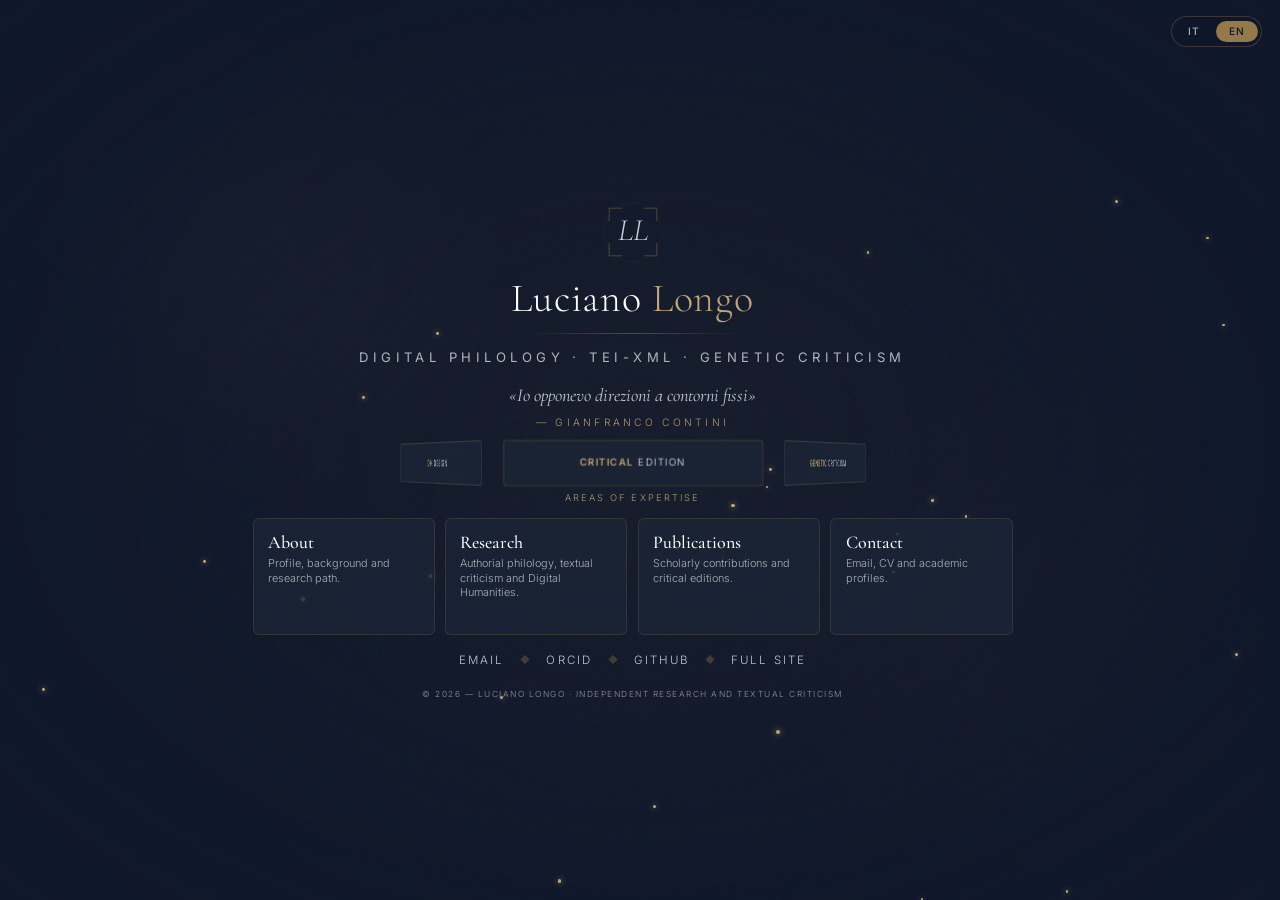
<file: index.html>
<!DOCTYPE html>
<html lang="en">
<head>
<meta charset="UTF-8">
<meta name="viewport" content="width=device-width, initial-scale=1.0">
<meta name="theme-color" content="#0f172a">
<meta name="description" content="Luciano Longo — independent researcher in digital philology, textual criticism and TEI/XML scholarly digital editing. Portfolio in English and Italian.">
<meta name="author" content="Luciano Longo">
<meta name="robots" content="index, follow">
<link rel="canonical" href="https://luciano-longo77.github.io/">
<link rel="alternate" hreflang="it" href="https://luciano-longo77.github.io/it/">
<link rel="alternate" hreflang="en" href="https://luciano-longo77.github.io/en/">
<link rel="alternate" hreflang="x-default" href="https://luciano-longo77.github.io/">

<meta property="og:type" content="website">
<meta property="og:title" content="Luciano Longo — Digital Philology &amp; Textual Criticism">
<meta property="og:description" content="Independent researcher in digital philology, textual criticism and TEI/XML scholarly digital editing. Portfolio in English and Italian.">
<meta property="og:url" content="https://luciano-longo77.github.io/">
<meta property="og:locale" content="en_US">
<meta property="og:locale:alternate" content="it_IT">
<meta property="og:image" content="https://luciano-longo77.github.io/banner.webp">
<meta property="og:image:alt" content="Luciano Longo portfolio banner — digital philology and TEI/XML">
<meta property="og:image:type" content="image/webp">
<meta property="og:image:width" content="1664">
<meta property="og:image:height" content="928">
<meta name="twitter:card" content="summary_large_image">
<meta name="twitter:image" content="https://luciano-longo77.github.io/banner.webp">
<meta name="twitter:image:alt" content="Luciano Longo portfolio banner — digital philology and TEI/XML">

<script type="application/ld+json">
{
  "@context": "https://schema.org",
  "@graph": [
    {
      "@type": "Person",
      "@id": "https://luciano-longo77.github.io/#luciano-longo",
      "name": "Luciano Longo",
      "url": "https://luciano-longo77.github.io/",
      "jobTitle": "Independent researcher in Digital Philology",
      "knowsAbout": [
        "Digital philology",
        "Textual criticism",
        "Genetic criticism",
        "TEI/XML encoding",
        "Digital Humanities",
        "Scholarly digital editing"
      ],
      "sameAs": [
        "https://orcid.org/0009-0005-7557-7546",
        "https://github.com/luciano-longo77",
        "https://bsky.app/profile/lucianolongo.bsky.social",
        "https://cv.hal.science/longo-luciano"
      ]
    },
    {
      "@type": "WebSite",
      "@id": "https://luciano-longo77.github.io/#website",
      "url": "https://luciano-longo77.github.io/",
      "name": "Luciano Longo — Digital Philology",
      "inLanguage": ["en", "it"],
      "publisher": { "@id": "https://luciano-longo77.github.io/#luciano-longo" }
    }
  ]
}
</script>

<link rel="icon" href="favicon.svg" type="image/svg+xml">
<link rel="apple-touch-icon" href="favicon.svg">
<link rel="manifest" href="site.webmanifest">

<title>Luciano Longo — Digital Philology &amp; Textual Criticism</title>

<link rel="preconnect" href="https://fonts.googleapis.com">
<link rel="preconnect" href="https://fonts.gstatic.com" crossorigin>
<link rel="preload" as="style" href="https://fonts.googleapis.com/css2?family=Cormorant+Garamond:ital,wght@0,300;0,400;0,500;1,300;1,400&family=Inter:wght@300;400;500&display=swap">
<link rel="stylesheet" href="https://fonts.googleapis.com/css2?family=Cormorant+Garamond:ital,wght@0,300;0,400;0,500;1,300;1,400&family=Inter:wght@300;400;500&display=swap" media="print" onload="this.media='all'">
<noscript><link rel="stylesheet" href="https://fonts.googleapis.com/css2?family=Cormorant+Garamond:ital,wght@0,300;0,400;0,500;1,300;1,400&family=Inter:wght@300;400;500&display=swap"></noscript>

<link rel="stylesheet" href="entry.css">
<style>
  .skip-link { position:absolute; top:-100%; left:0; z-index:100; background:#0f172a; color:#fff;
    padding:10px 20px; font-size:.75rem; text-transform:uppercase; letter-spacing:.1em;
    text-decoration:none; transition:top .3s ease; }
  .skip-link:focus { top:0; outline:2px solid #947a4b; outline-offset:2px; }
</style>
</head>
<body>
  <a href="#main-content" class="skip-link">Salta al contenuto · Skip to content</a>
  <div class="bg-layer" aria-hidden="true">
    <div class="glow"></div><div class="glow-2"></div><div class="glow-3"></div>
    <div class="vignette"></div><div class="grain"></div>
  </div>
  <div id="stardust" aria-hidden="true"></div>
  <div id="teitags" aria-hidden="true"></div>

  <!-- Selettore lingua (angolo alto-destra) -->
  <div class="lang-bar" role="group" aria-label="Language / Lingua">
    <button type="button" class="lang-btn" data-lang="it" aria-pressed="false" lang="it">IT</button>
    <button type="button" class="lang-btn active" data-lang="en" aria-pressed="true" lang="en">EN</button>
  </div>

  <main id="main-content">
    <!-- Logo -->
    <div class="logo fade d1">
      <div class="float"><div class="breathe">
        <svg width="66" height="66" viewBox="0 0 72 72" role="img" aria-label="Logo Luciano Longo">
          <line x1="10" y1="10" x2="24" y2="10" stroke="#947a4b" stroke-width="0.5" class="stroke-draw" style="animation-delay:.35s"/>
          <line x1="10" y1="10" x2="10" y2="24" stroke="#947a4b" stroke-width="0.5" class="stroke-draw" style="animation-delay:.45s"/>
          <line x1="62" y1="10" x2="48" y2="10" stroke="#947a4b" stroke-width="0.5" class="stroke-draw" style="animation-delay:.55s"/>
          <line x1="62" y1="10" x2="62" y2="24" stroke="#947a4b" stroke-width="0.5" class="stroke-draw" style="animation-delay:.65s"/>
          <line x1="10" y1="62" x2="24" y2="62" stroke="#947a4b" stroke-width="0.5" class="stroke-draw" style="animation-delay:.75s"/>
          <line x1="10" y1="62" x2="10" y2="48" stroke="#947a4b" stroke-width="0.5" class="stroke-draw" style="animation-delay:.85s"/>
          <line x1="62" y1="62" x2="48" y2="62" stroke="#947a4b" stroke-width="0.5" class="stroke-draw" style="animation-delay:.95s"/>
          <line x1="62" y1="62" x2="62" y2="48" stroke="#947a4b" stroke-width="0.5" class="stroke-draw" style="animation-delay:1.05s"/>
          <circle cx="36" cy="36" r="32" fill="none" stroke="#947a4b" stroke-width="0.28" opacity="0.3" class="stroke-draw" style="animation-delay:.25s"/>
          <text x="36" y="45" text-anchor="middle" font-family="Cormorant Garamond,serif" font-style="italic" font-size="34" fill="rgba(255,255,255,0.8)">LL</text>
        </svg>
      </div></div>
    </div>

    <!-- Identità -->
    <h1 class="fade d2">Luciano <span class="accent">Longo</span></h1>
    <div class="rule"></div>
    <p class="tagline fade d2" data-i18n data-it="Filologia digitale · TEI-XML · Critica genetica" data-en="Digital Philology · TEI-XML · Genetic Criticism">Digital Philology · TEI-XML · Genetic Criticism</p>
    <p class="quote fade d3" lang="it">«Io opponevo direzioni a contorni fissi»</p>
    <p class="quote-src fade d3">— Gianfranco Contini</p>

    <!-- CAROSELLO 3D delle competenze -->
    <div class="carousel-wrap fade d4" role="presentation" aria-hidden="true">
      <div class="carousel-stage" id="carousel">
        <div class="c-card"><span><b>Critical</b>&nbsp;Edition</span></div>
        <div class="c-card"><span><b>Genetic</b>&nbsp;Criticism</span></div>
        <div class="c-card"><span><b>TEI</b>&nbsp;/&nbsp;XML</span></div>
        <div class="c-card"><span><b>Computational</b>&nbsp;Analysis</span></div>
        <div class="c-card"><span><b>Data</b>&nbsp;Governance</span></div>
        <div class="c-card"><span><b>DH</b>&nbsp;Design</span></div>
      </div>
    </div>
    <p class="c-hint fade d4" data-i18n data-it="Aree di competenza" data-en="Areas of expertise">Areas of expertise</p>

    <!-- LA MAPPA -->
    <nav class="map" aria-label="Mappa del sito / Site map">
      <a class="door fade d5" href="en/index.html#chi-sono" data-anchor="#chi-sono">
        <h2 class="name" data-i18n data-it="Chi sono" data-en="About">About</h2>
        <span class="desc" data-i18n data-it="Profilo, formazione e percorso di ricerca." data-en="Profile, background and research path.">Profile, background and research path.</span>
        <span class="go" data-i18n data-it="Entra →" data-en="Enter →">Enter →</span>
      </a>
      <a class="door fade d5" href="en/index.html#ricerca" data-anchor="#ricerca">
        <h2 class="name" data-i18n data-it="Ricerca" data-en="Research">Research</h2>
        <span class="desc" data-i18n data-it="Filologia d'autore, ecdotica e Digital Humanities." data-en="Authorial philology, textual criticism and Digital Humanities.">Authorial philology, textual criticism and Digital Humanities.</span>
        <span class="go" data-i18n data-it="Entra →" data-en="Enter →">Enter →</span>
      </a>
      <a class="door fade d6" href="en/index.html#pubblicazioni" data-anchor="#pubblicazioni">
        <h2 class="name" data-i18n data-it="Pubblicazioni" data-en="Publications">Publications</h2>
        <span class="desc" data-i18n data-it="Contributi scientifici ed edizioni critiche." data-en="Scholarly contributions and critical editions.">Scholarly contributions and critical editions.</span>
        <span class="go" data-i18n data-it="Entra →" data-en="Enter →">Enter →</span>
      </a>
      <a class="door fade d6" href="en/index.html#contatti" data-anchor="#contatti">
        <h2 class="name" data-i18n data-it="Contatti" data-en="Contact">Contact</h2>
        <span class="desc" data-i18n data-it="Email, CV e profili accademici." data-en="Email, CV and academic profiles.">Email, CV and academic profiles.</span>
        <span class="go" data-i18n data-it="Entra →" data-en="Enter →">Enter →</span>
      </a>
    </nav>

    <!-- Link rapidi -->
    <div class="quick fade d7">
      <a href="mailto:luciano.longo@dedalus.com">Email</a>
      <span class="sep" aria-hidden="true">◆</span>
      <a href="https://orcid.org/0009-0005-7557-7546" target="_blank" rel="noopener noreferrer">ORCID</a>
      <span class="sep" aria-hidden="true">◆</span>
      <a href="https://github.com/luciano-longo77" target="_blank" rel="noopener noreferrer">GitHub</a>
      <span class="sep" aria-hidden="true">◆</span>
      <a id="full-site" href="en/index.html" data-i18n data-it="Sito completo" data-en="Full site">Full site</a>
    </div>

    <footer class="fade d7" data-i18n data-it="© 2026 — Luciano Longo · Ricerca indipendente e critica testuale" data-en="© 2026 — Luciano Longo · Independent research and textual criticism">© 2026 — Luciano Longo · Independent research and textual criticism</footer>
  </main>

  <script src="entry.js" defer></script>
</body>
</html>
</file>
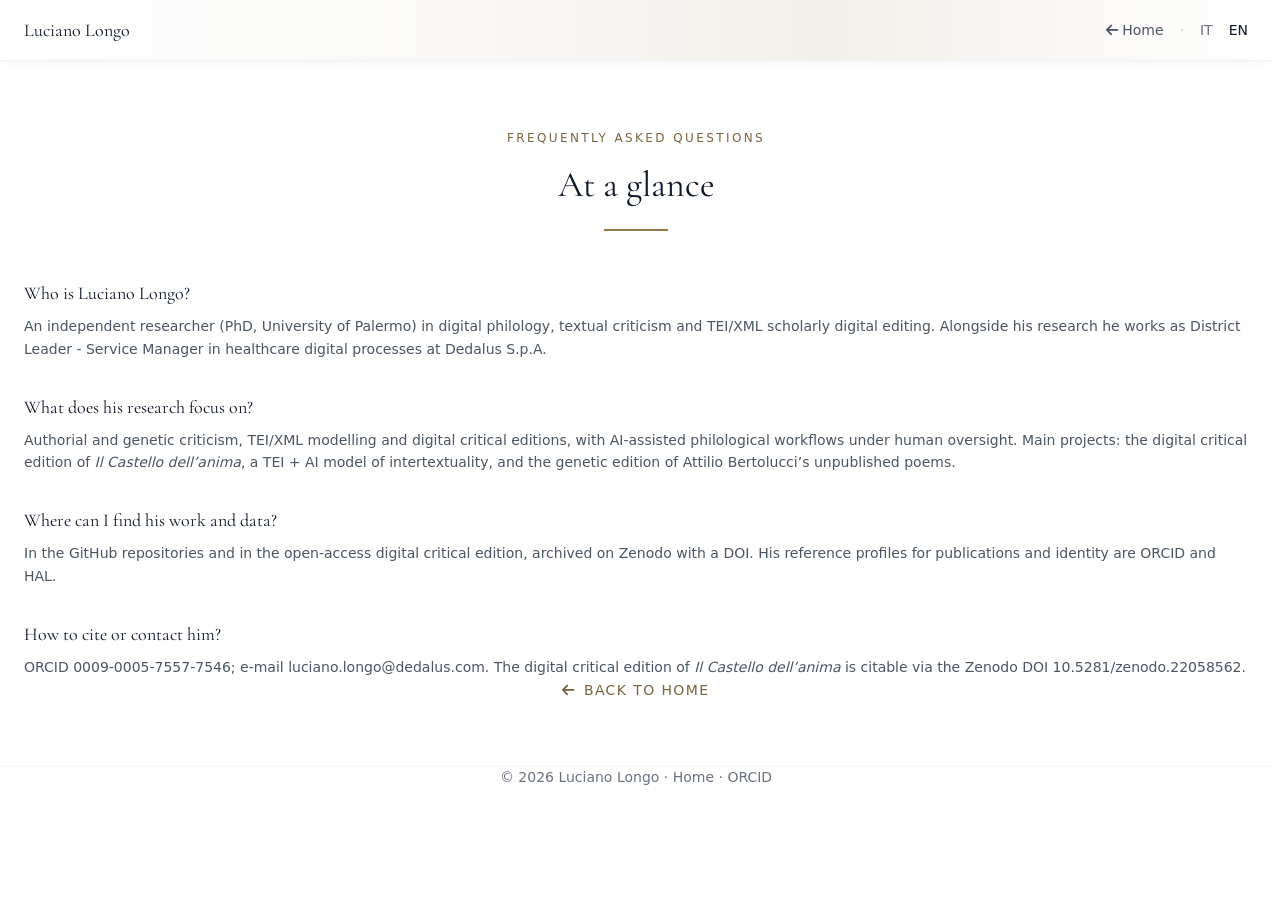
<file: en/faq.html>
<!DOCTYPE html>
<html lang="en">
<head>
    <meta charset="UTF-8">
    <meta name="viewport" content="width=device-width, initial-scale=1.0">
    <meta name="theme-color" content="#0f172a">
    <meta name="robots" content="index, follow">
    <title>Frequently asked questions — Luciano Longo</title>
    <meta name="description"
        content="Frequently asked questions about Luciano Longo: profile, research in digital philology and TEI/XML, where to find his work (GitHub, Zenodo, ORCID, HAL) and how to cite him.">
    <meta name="author" content="Luciano Longo">

    <link rel="canonical" href="https://luciano-longo77.github.io/en/faq.html">
    <link rel="alternate" hreflang="it" href="https://luciano-longo77.github.io/it/faq.html">
    <link rel="alternate" hreflang="en" href="https://luciano-longo77.github.io/en/faq.html">
    <link rel="alternate" hreflang="x-default" href="https://luciano-longo77.github.io/it/faq.html">

    <meta property="og:type" content="website">
    <meta property="og:title" content="Frequently asked questions — Luciano Longo">
    <meta property="og:description"
        content="Profile, research in digital philology and TEI/XML, where to find his work and how to cite him.">
    <meta property="og:url" content="https://luciano-longo77.github.io/en/faq.html">
    <meta property="og:locale" content="en_US">
    <meta property="og:locale:alternate" content="it_IT">
    <meta property="og:site_name" content="Luciano Longo">
    <meta property="og:image" content="https://luciano-longo77.github.io/banner.webp">
    <meta property="og:image:alt" content="Luciano Longo portfolio banner — digital philology and TEI/XML">
    <meta property="og:image:type" content="image/webp">
    <meta property="og:image:width" content="1664">
    <meta property="og:image:height" content="928">
    <meta name="twitter:card" content="summary_large_image">
    <meta name="twitter:title" content="Frequently asked questions — Luciano Longo">
    <meta name="twitter:description" content="Profile, research in digital philology and TEI/XML, where to find his work and how to cite him.">
    <meta name="twitter:image" content="https://luciano-longo77.github.io/banner.webp">
    <meta name="twitter:image:alt" content="Luciano Longo portfolio banner — digital philology and TEI/XML">

    <link rel="icon" href="../favicon.svg" type="image/svg+xml">
    <link rel="apple-touch-icon" href="../favicon.svg">
    <link rel="manifest" href="../site.webmanifest">

    <link rel="preconnect" href="https://fonts.googleapis.com">
    <link rel="preconnect" href="https://fonts.gstatic.com" crossorigin>
    <link rel="preconnect" href="https://cdnjs.cloudflare.com" crossorigin>
    <link rel="preload" as="style"
        href="https://fonts.googleapis.com/css2?family=Cormorant+Garamond:ital,wght@0,400;0,600;1,400&family=Inter:wght@300;400;500;600&display=swap">
    <link rel="stylesheet" media="print" onload="this.media='all'"
        href="https://fonts.googleapis.com/css2?family=Cormorant+Garamond:ital,wght@0,400;0,600;1,400&family=Inter:wght@300;400;500;600&display=swap">
    <noscript><link rel="stylesheet"
        href="https://fonts.googleapis.com/css2?family=Cormorant+Garamond:ital,wght@0,400;0,600;1,400&family=Inter:wght@300;400;500;600&display=swap"></noscript>
    <link rel="preload" as="style" href="https://cdnjs.cloudflare.com/ajax/libs/font-awesome/6.4.0/css/all.min.css">
    <link rel="stylesheet" href="https://cdnjs.cloudflare.com/ajax/libs/font-awesome/6.4.0/css/all.min.css" media="print" onload="this.media='all'">
    <noscript><link rel="stylesheet" href="https://cdnjs.cloudflare.com/ajax/libs/font-awesome/6.4.0/css/all.min.css"></noscript>
    <link rel="stylesheet" href="../tailwind.css">
    <link rel="stylesheet" href="../styles.css">
</head>
<body class="bg-white text-brand-900">
    <a href="#main-content" class="skip-link">Skip to main content</a>

    <!-- Light header -->
    <header class="border-b border-gray-100 bg-white">
        <div class="container mx-auto px-6 py-4 flex items-center justify-between">
            <a href="index.html" class="font-serif text-lg text-brand-900 hover:text-gold transition-colors">Luciano Longo</a>
            <nav class="flex items-center gap-4 text-sm" aria-label="FAQ navigation">
                <a href="index.html" class="text-gray-600 hover:text-gold transition-colors">
                    <i class="fas fa-arrow-left mr-1" aria-hidden="true"></i>Home
                </a>
                <span class="text-gray-300" aria-hidden="true">·</span>
                <a href="../it/faq.html" class="text-gray-500 hover:text-gold transition-colors" lang="it">IT</a>
                <span class="text-brand-900 font-medium" aria-current="true">EN</span>
            </nav>
        </div>
    </header>

    <main id="main-content" class="py-16">
        <div class="container mx-auto px-6 max-w-3xl">
            <div class="text-center mb-12">
                <span class="text-gold uppercase tracking-[0.2em] text-xs">Frequently asked questions</span>
                <h1 class="text-4xl font-serif text-brand-900 mt-4">At a glance</h1>
                <div class="w-16 h-0.5 bg-gold mx-auto mt-6"></div>
            </div>

            <div class="space-y-8">
                <section>
                    <h2 class="font-serif text-brand-900 mb-2 text-lg">Who is Luciano Longo?</h2>
                    <p class="text-gray-600 text-sm leading-relaxed">An independent researcher (PhD, University of Palermo) in digital philology, textual criticism and TEI/XML scholarly digital editing. Alongside his research he works as District Leader - Service Manager in healthcare digital processes at Dedalus S.p.A.</p>
                </section>
                <section>
                    <h2 class="font-serif text-brand-900 mb-2 text-lg">What does his research focus on?</h2>
                    <p class="text-gray-600 text-sm leading-relaxed">Authorial and genetic criticism, TEI/XML modelling and digital critical editions, with AI-assisted philological workflows under human oversight. Main projects: the digital critical edition of <em>Il Castello dell’anima</em>, a TEI + AI model of intertextuality, and the genetic edition of Attilio Bertolucci’s unpublished poems.</p>
                </section>
                <section>
                    <h2 class="font-serif text-brand-900 mb-2 text-lg">Where can I find his work and data?</h2>
                    <p class="text-gray-600 text-sm leading-relaxed">In the GitHub repositories and in the open-access digital critical edition, archived on Zenodo with a DOI. His reference profiles for publications and identity are ORCID and HAL.</p>
                </section>
                <section>
                    <h2 class="font-serif text-brand-900 mb-2 text-lg">How to cite or contact him?</h2>
                    <p class="text-gray-600 text-sm leading-relaxed">ORCID 0009-0005-7557-7546; e-mail luciano.longo@dedalus.com. The digital critical edition of <em>Il Castello dell’anima</em> is citable via the Zenodo DOI 10.5281/zenodo.22058562.</p>
                </section>
            </div>

            <p class="text-center mt-14">
                <a href="index.html" class="inline-flex items-center gap-2 text-gold hover:text-brand-900 text-sm uppercase tracking-widest transition-colors">
                    <i class="fas fa-arrow-left" aria-hidden="true"></i> Back to home
                </a>
            </p>
        </div>
    </main>

    <footer class="border-t border-gray-100 py-8 text-center text-sm text-gray-500">
        <div class="container mx-auto px-6">
            © 2026 Luciano Longo ·
            <a href="index.html" class="hover:text-gold transition-colors">Home</a> ·
            <a href="https://orcid.org/0009-0005-7557-7546" target="_blank" rel="noopener noreferrer" class="hover:text-gold transition-colors">ORCID</a>
        </div>
    </footer>

    <script type="application/ld+json">
{
  "@context": "https://schema.org",
  "@type": "FAQPage",
  "inLanguage": "en",
  "url": "https://luciano-longo77.github.io/en/faq.html",
  "mainEntity": [
    {
      "@type": "Question",
      "name": "Who is Luciano Longo?",
      "acceptedAnswer": { "@type": "Answer", "text": "An independent researcher (PhD, University of Palermo) in digital philology, textual criticism and TEI/XML scholarly digital editing. Alongside his research he works as District Leader - Service Manager in healthcare digital processes at Dedalus S.p.A." }
    },
    {
      "@type": "Question",
      "name": "What does his research focus on?",
      "acceptedAnswer": { "@type": "Answer", "text": "Authorial and genetic criticism, TEI/XML modelling and digital critical editions, with AI-assisted philological workflows under human oversight. Main projects: the digital critical edition of Il Castello dell’anima, a TEI + AI model of intertextuality, and the genetic edition of Attilio Bertolucci’s unpublished poems." }
    },
    {
      "@type": "Question",
      "name": "Where can I find his work and data?",
      "acceptedAnswer": { "@type": "Answer", "text": "In the GitHub repositories and in the open-access digital critical edition, archived on Zenodo with a DOI. His reference profiles for publications and identity are ORCID and HAL." }
    },
    {
      "@type": "Question",
      "name": "How to cite or contact him?",
      "acceptedAnswer": { "@type": "Answer", "text": "ORCID 0009-0005-7557-7546; e-mail luciano.longo@dedalus.com. The digital critical edition of Il Castello dell’anima is citable via the Zenodo DOI 10.5281/zenodo.22058562." }
    }
  ]
}
    </script>
</body>
</html>
</file>
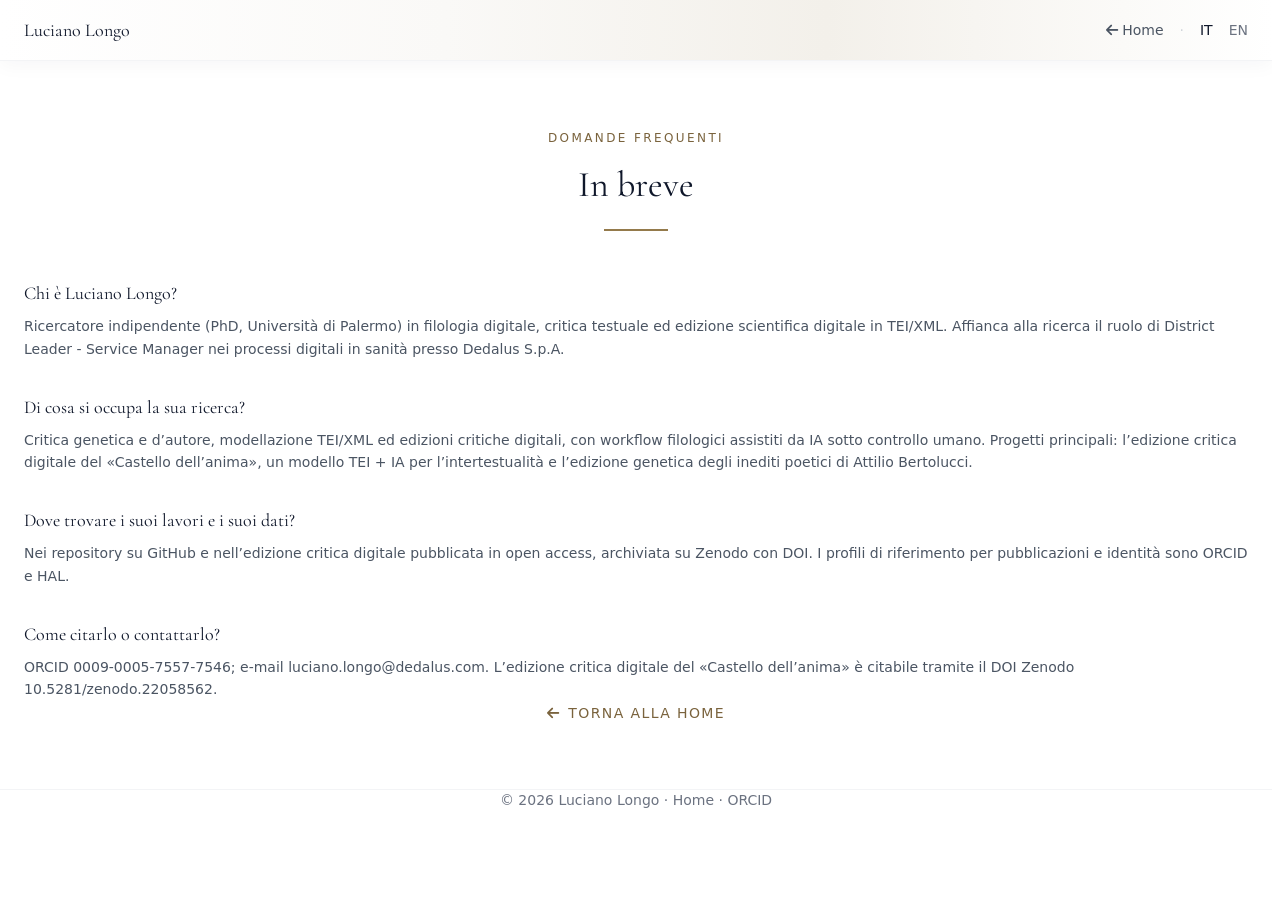
<file: it/faq.html>
<!DOCTYPE html>
<html lang="it">
<head>
    <meta charset="UTF-8">
    <meta name="viewport" content="width=device-width, initial-scale=1.0">
    <meta name="theme-color" content="#0f172a">
    <meta name="robots" content="index, follow">
    <title>Domande frequenti — Luciano Longo</title>
    <meta name="description"
        content="Domande frequenti su Luciano Longo: profilo, ricerca in filologia digitale e TEI/XML, dove trovare i lavori (GitHub, Zenodo, ORCID, HAL) e come citarlo.">
    <meta name="author" content="Luciano Longo">

    <link rel="canonical" href="https://luciano-longo77.github.io/it/faq.html">
    <link rel="alternate" hreflang="it" href="https://luciano-longo77.github.io/it/faq.html">
    <link rel="alternate" hreflang="en" href="https://luciano-longo77.github.io/en/faq.html">
    <link rel="alternate" hreflang="x-default" href="https://luciano-longo77.github.io/it/faq.html">

    <meta property="og:type" content="website">
    <meta property="og:title" content="Domande frequenti — Luciano Longo">
    <meta property="og:description"
        content="Profilo, ricerca in filologia digitale e TEI/XML, dove trovare i lavori e come citarlo.">
    <meta property="og:url" content="https://luciano-longo77.github.io/it/faq.html">
    <meta property="og:locale" content="it_IT">
    <meta property="og:locale:alternate" content="en_US">
    <meta property="og:site_name" content="Luciano Longo">
    <meta property="og:image" content="https://luciano-longo77.github.io/banner.webp">
    <meta property="og:image:alt" content="Banner del portfolio di Luciano Longo — filologia digitale e TEI/XML">
    <meta property="og:image:type" content="image/webp">
    <meta property="og:image:width" content="1664">
    <meta property="og:image:height" content="928">
    <meta name="twitter:card" content="summary_large_image">
    <meta name="twitter:title" content="Domande frequenti — Luciano Longo">
    <meta name="twitter:description" content="Profilo, ricerca in filologia digitale e TEI/XML, dove trovare i lavori e come citarlo.">
    <meta name="twitter:image" content="https://luciano-longo77.github.io/banner.webp">
    <meta name="twitter:image:alt" content="Banner del portfolio di Luciano Longo — filologia digitale e TEI/XML">

    <link rel="icon" href="../favicon.svg" type="image/svg+xml">
    <link rel="apple-touch-icon" href="../favicon.svg">
    <link rel="manifest" href="../site.webmanifest">

    <link rel="preconnect" href="https://fonts.googleapis.com">
    <link rel="preconnect" href="https://fonts.gstatic.com" crossorigin>
    <link rel="preconnect" href="https://cdnjs.cloudflare.com" crossorigin>
    <link rel="preload" as="style"
        href="https://fonts.googleapis.com/css2?family=Cormorant+Garamond:ital,wght@0,400;0,600;1,400&family=Inter:wght@300;400;500;600&display=swap">
    <link rel="stylesheet" media="print" onload="this.media='all'"
        href="https://fonts.googleapis.com/css2?family=Cormorant+Garamond:ital,wght@0,400;0,600;1,400&family=Inter:wght@300;400;500;600&display=swap">
    <noscript><link rel="stylesheet"
        href="https://fonts.googleapis.com/css2?family=Cormorant+Garamond:ital,wght@0,400;0,600;1,400&family=Inter:wght@300;400;500;600&display=swap"></noscript>
    <link rel="preload" as="style" href="https://cdnjs.cloudflare.com/ajax/libs/font-awesome/6.4.0/css/all.min.css">
    <link rel="stylesheet" href="https://cdnjs.cloudflare.com/ajax/libs/font-awesome/6.4.0/css/all.min.css" media="print" onload="this.media='all'">
    <noscript><link rel="stylesheet" href="https://cdnjs.cloudflare.com/ajax/libs/font-awesome/6.4.0/css/all.min.css"></noscript>
    <link rel="stylesheet" href="../tailwind.css">
    <link rel="stylesheet" href="../styles.css">
</head>
<body class="bg-white text-brand-900">
    <a href="#main-content" class="skip-link">Salta al contenuto principale</a>

    <!-- Header leggero -->
    <header class="border-b border-gray-100 bg-white">
        <div class="container mx-auto px-6 py-4 flex items-center justify-between">
            <a href="index.html" class="font-serif text-lg text-brand-900 hover:text-gold transition-colors">Luciano Longo</a>
            <nav class="flex items-center gap-4 text-sm" aria-label="Navigazione FAQ">
                <a href="index.html" class="text-gray-600 hover:text-gold transition-colors">
                    <i class="fas fa-arrow-left mr-1" aria-hidden="true"></i>Home
                </a>
                <span class="text-gray-300" aria-hidden="true">·</span>
                <span class="text-brand-900 font-medium" aria-current="true">IT</span>
                <a href="../en/faq.html" class="text-gray-500 hover:text-gold transition-colors" lang="en">EN</a>
            </nav>
        </div>
    </header>

    <main id="main-content" class="py-16">
        <div class="container mx-auto px-6 max-w-3xl">
            <div class="text-center mb-12">
                <span class="text-gold uppercase tracking-[0.2em] text-xs">Domande frequenti</span>
                <h1 class="text-4xl font-serif text-brand-900 mt-4">In breve</h1>
                <div class="w-16 h-0.5 bg-gold mx-auto mt-6"></div>
            </div>

            <div class="space-y-8">
                <section>
                    <h2 class="font-serif text-brand-900 mb-2 text-lg">Chi è Luciano Longo?</h2>
                    <p class="text-gray-600 text-sm leading-relaxed">Ricercatore indipendente (PhD, Università di Palermo) in filologia digitale, critica testuale ed edizione scientifica digitale in TEI/XML. Affianca alla ricerca il ruolo di District Leader - Service Manager nei processi digitali in sanità presso Dedalus S.p.A.</p>
                </section>
                <section>
                    <h2 class="font-serif text-brand-900 mb-2 text-lg">Di cosa si occupa la sua ricerca?</h2>
                    <p class="text-gray-600 text-sm leading-relaxed">Critica genetica e d’autore, modellazione TEI/XML ed edizioni critiche digitali, con workflow filologici assistiti da IA sotto controllo umano. Progetti principali: l’edizione critica digitale del «Castello dell’anima», un modello TEI + IA per l’intertestualità e l’edizione genetica degli inediti poetici di Attilio Bertolucci.</p>
                </section>
                <section>
                    <h2 class="font-serif text-brand-900 mb-2 text-lg">Dove trovare i suoi lavori e i suoi dati?</h2>
                    <p class="text-gray-600 text-sm leading-relaxed">Nei repository su GitHub e nell’edizione critica digitale pubblicata in open access, archiviata su Zenodo con DOI. I profili di riferimento per pubblicazioni e identità sono ORCID e HAL.</p>
                </section>
                <section>
                    <h2 class="font-serif text-brand-900 mb-2 text-lg">Come citarlo o contattarlo?</h2>
                    <p class="text-gray-600 text-sm leading-relaxed">ORCID 0009-0005-7557-7546; e-mail luciano.longo@dedalus.com. L’edizione critica digitale del «Castello dell’anima» è citabile tramite il DOI Zenodo 10.5281/zenodo.22058562.</p>
                </section>
            </div>

            <p class="text-center mt-14">
                <a href="index.html" class="inline-flex items-center gap-2 text-gold hover:text-brand-900 text-sm uppercase tracking-widest transition-colors">
                    <i class="fas fa-arrow-left" aria-hidden="true"></i> Torna alla home
                </a>
            </p>
        </div>
    </main>

    <footer class="border-t border-gray-100 py-8 text-center text-sm text-gray-500">
        <div class="container mx-auto px-6">
            © 2026 Luciano Longo ·
            <a href="index.html" class="hover:text-gold transition-colors">Home</a> ·
            <a href="https://orcid.org/0009-0005-7557-7546" target="_blank" rel="noopener noreferrer" class="hover:text-gold transition-colors">ORCID</a>
        </div>
    </footer>

    <script type="application/ld+json">
{
  "@context": "https://schema.org",
  "@type": "FAQPage",
  "inLanguage": "it",
  "url": "https://luciano-longo77.github.io/it/faq.html",
  "mainEntity": [
    {
      "@type": "Question",
      "name": "Chi è Luciano Longo?",
      "acceptedAnswer": { "@type": "Answer", "text": "Ricercatore indipendente (PhD, Università di Palermo) in filologia digitale, critica testuale ed edizione scientifica digitale in TEI/XML. Affianca alla ricerca il ruolo di District Leader - Service Manager nei processi digitali in sanità presso Dedalus S.p.A." }
    },
    {
      "@type": "Question",
      "name": "Di cosa si occupa la sua ricerca?",
      "acceptedAnswer": { "@type": "Answer", "text": "Critica genetica e d’autore, modellazione TEI/XML ed edizioni critiche digitali, con workflow filologici assistiti da IA sotto controllo umano. Progetti principali: l’edizione critica digitale del «Castello dell’anima», un modello TEI + IA per l’intertestualità e l’edizione genetica degli inediti poetici di Attilio Bertolucci." }
    },
    {
      "@type": "Question",
      "name": "Dove trovare i suoi lavori e i suoi dati?",
      "acceptedAnswer": { "@type": "Answer", "text": "Nei repository su GitHub e nell’edizione critica digitale pubblicata in open access, archiviata su Zenodo con DOI. I profili di riferimento per pubblicazioni e identità sono ORCID e HAL." }
    },
    {
      "@type": "Question",
      "name": "Come citarlo o contattarlo?",
      "acceptedAnswer": { "@type": "Answer", "text": "ORCID 0009-0005-7557-7546; e-mail luciano.longo@dedalus.com. L’edizione critica digitale del «Castello dell’anima» è citabile tramite il DOI Zenodo 10.5281/zenodo.22058562." }
    }
  ]
}
    </script>
</body>
</html>
</file>
<file: entry.css>
/* ============================================
   ENTRY.CSS — Mappa d'ingresso di Luciano Longo
   ============================================ */

:root{
  --brand-900:#0f172a; --brand-800:#1e293b; --brand-700:#334155;
  --brand-200:#e2e8f0;
  --gold:#947a4b; --gold-light:#bfa577;
  --ease:cubic-bezier(.4,0,.2,1);
}
*,*::before,*::after{box-sizing:border-box;margin:0;padding:0}
html{-webkit-text-size-adjust:100%;scrollbar-gutter:stable}
body{
  min-height:100vh; min-height:100svh;
  background:var(--brand-900); color:var(--brand-200);
  font-family:'Inter',system-ui,sans-serif; font-weight:300;
  line-height:1.6; overflow-x:hidden;
  display:flex; align-items:center; justify-content:center;
  padding:1.1rem 1.25rem;
  -webkit-tap-highlight-color:transparent;
}
svg{display:block}
a{color:inherit;text-decoration:none}

/* ---------- sfondi decorativi ANIMATI ---------- */
.bg-layer{position:fixed;inset:0;pointer-events:none;z-index:0;overflow:hidden}
.glow{position:absolute;top:50%;left:50%;width:min(680px,90vw);height:min(680px,90vw);
  transform:translate(-50%,-50%);background:var(--gold);border-radius:50%;
  filter:blur(150px);opacity:.06;animation:pulseGlow 11s ease-in-out infinite}
.glow-2{position:absolute;top:14%;left:10%;width:280px;height:280px;background:var(--gold-light);
  border-radius:50%;filter:blur(90px);opacity:.05;animation:drift1 18s ease-in-out infinite}
.glow-3{position:absolute;bottom:12%;right:8%;width:320px;height:320px;background:var(--gold);
  border-radius:50%;filter:blur(110px);opacity:.045;animation:drift2 22s ease-in-out infinite}
@keyframes pulseGlow{0%,100%{opacity:.05;transform:translate(-50%,-50%) scale(1)}50%{opacity:.09;transform:translate(-50%,-50%) scale(1.08)}}
@keyframes drift1{0%,100%{transform:translate(0,0)}50%{transform:translate(60px,40px)}}
@keyframes drift2{0%,100%{transform:translate(0,0)}50%{transform:translate(-50px,-45px)}}
.vignette{position:absolute;inset:0;background:radial-gradient(ellipse at center,transparent 0%,rgba(15,23,42,.75) 100%)}
.grain{position:absolute;inset:0;opacity:.03;mix-blend-mode:overlay;
  background-image:url("data:image/svg+xml,%3Csvg viewBox='0 0 256 256' xmlns='http://www.w3.org/2000/svg'%3E%3Cfilter id='n'%3E%3CfeTurbulence type='fractalNoise' baseFrequency='0.9' numOctaves='4' stitchTiles='stitch'/%3E%3C/filter%3E%3Crect width='100%25' height='100%25' filter='url(%23n)' opacity='0.5'/%3E%3C/svg%3E")}
#stardust{position:fixed;inset:0;z-index:0;pointer-events:none}
.dust{position:absolute;border-radius:50%;background:var(--gold-light);
  box-shadow:0 0 6px var(--gold-light);animation:starFloat 9s linear infinite}
@keyframes starFloat{0%{transform:translateY(0) translateX(0);opacity:0}
  20%{opacity:.9}80%{opacity:.5}100%{transform:translateY(-70px) translateX(22px);opacity:0}}
/* tag TEI/XML fluttuanti */
#teitags{position:fixed;inset:0;z-index:0;pointer-events:none;overflow:hidden}
.tei-tag{position:absolute;font-family:'Courier New',ui-monospace,monospace;
  font-size:clamp(.62rem,1.5vw,.82rem);letter-spacing:.04em;color:var(--gold);
  white-space:nowrap;opacity:0;text-shadow:0 0 8px rgba(148,122,75,.35);
  animation:teiFloat var(--dur,18s) ease-in-out infinite}
@keyframes teiFloat{
  0%{transform:translateY(26px) rotate(var(--rot,0deg));opacity:0}
  18%{opacity:.2}
  50%{transform:translateY(-22px) rotate(var(--rot,0deg));opacity:.12}
  82%{opacity:.17}
  100%{transform:translateY(-64px) rotate(var(--rot,0deg));opacity:0}}

/* ---------- layout centrale ---------- */
main{position:relative;z-index:10;width:100%;max-width:760px;text-align:center}

/* logo */
.logo{display:flex;justify-content:center;margin-bottom:.7rem}
.logo .float{animation:logoFloat 8s ease-in-out infinite}
.logo .breathe{animation:logoBreathe 6s ease-in-out infinite}
@keyframes logoFloat{0%,100%{transform:translateY(0) rotate(0deg)}50%{transform:translateY(-5px) rotate(.4deg)}}
@keyframes logoBreathe{0%,100%{opacity:.7}50%{opacity:1}}
.stroke-draw{stroke-dasharray:200;stroke-dashoffset:200;animation:strokeDraw 1.6s .35s ease-out forwards}
@keyframes strokeDraw{to{stroke-dashoffset:0}}

/* identità */
h1{font-family:'Cormorant Garamond',serif;font-weight:300;color:#fff;
  font-size:clamp(1.9rem,5.4vw,2.5rem);letter-spacing:.02em;line-height:1.1}
h1 .accent{color:var(--gold-light)}
.rule{height:1px;width:min(220px,60%);margin:.8rem auto;
  background:linear-gradient(to right,transparent,rgba(148,122,75,.5),transparent);
  animation:ruleGrow 1.4s .4s ease-out forwards;transform-origin:center;transform:scaleX(0)}
@keyframes ruleGrow{to{transform:scaleX(1)}}
.tagline{font-size:clamp(.72rem,2.4vw,.82rem);letter-spacing:.34em;text-transform:uppercase;
  color:rgba(226,232,240,.75);font-weight:400}
.quote{font-family:'Cormorant Garamond',serif;font-style:italic;font-weight:400;
  font-size:clamp(1rem,3.4vw,1.14rem);color:rgba(226,232,240,.85);margin-top:.85rem;line-height:1.45}
.quote-src{margin-top:.4rem;font-size:.64rem;letter-spacing:.32em;text-transform:uppercase;color:rgba(191,165,119,.9)}

/* ---------- CAROSELLO 3D (competenze) ---------- */
.carousel-wrap{perspective:1100px;height:40px;margin:.75rem 0 0;display:flex;justify-content:center;align-items:center;pointer-events:none}
.carousel-stage{width:212px;height:38px;position:relative;transform-style:preserve-3d}
.carousel-stage.spin{animation:spin3d 40s linear infinite}
.carousel-stage.pause{animation-play-state:paused}
@keyframes spin3d{to{transform:rotateY(360deg)}}
.c-card{position:absolute;inset:0;display:flex;align-items:center;justify-content:center;
  background:rgba(30,41,59,.55);border:1px solid rgba(148,122,75,.25);border-radius:3px;
  backface-visibility:hidden;backdrop-filter:blur(4px);-webkit-backdrop-filter:blur(4px)}
.c-card span{font-size:.5rem;letter-spacing:.12em;text-transform:uppercase;color:#f8fafc;white-space:nowrap;padding:0 .3rem}
.c-card b{color:var(--gold-light);font-weight:600}
.c-hint{margin-top:.5rem;font-size:.58rem;letter-spacing:.22em;text-transform:uppercase;color:rgba(191,165,119,.92)}

/* ---------- SELETTORE LINGUA (angolo alto-destra) ---------- */
.lang-bar{position:fixed;top:1rem;right:1.1rem;z-index:30;display:inline-flex;gap:.2rem;padding:.22rem;
  border:1px solid rgba(148,122,75,.35);border-radius:999px;background:rgba(15,23,42,.6);
  backdrop-filter:blur(8px);-webkit-backdrop-filter:blur(8px)}
.lang-btn{font-family:inherit;font-size:.64rem;letter-spacing:.14em;text-transform:uppercase;font-weight:500;
  padding:.3rem .78rem;border:0;border-radius:999px;background:transparent;color:rgba(226,232,240,.72);
  cursor:pointer;transition:background .3s var(--ease),color .3s var(--ease)}
.lang-btn:hover{color:var(--gold-light)}
.lang-btn.active{background:var(--gold);color:#0f172a}
.lang-btn:focus-visible{outline:2px solid var(--gold-light);outline-offset:2px}
@media(max-width:480px){.lang-bar{top:.7rem;right:.7rem}.lang-btn{padding:.28rem .7rem;font-size:.6rem}}

/* ---------- LA MAPPA: le porte (dinamiche) ---------- */
.map{display:grid;grid-template-columns:repeat(2,1fr);gap:.65rem;margin:.8rem 0 .8rem}
@media(min-width:720px){.map{grid-template-columns:repeat(4,1fr)}}
.door{position:relative;overflow:hidden;display:flex;flex-direction:column;align-items:flex-start;
  text-align:left;gap:.2rem;padding:.85rem .9rem .9rem;
  background:rgba(27,37,54,.82);border:1px solid rgba(148,122,75,.22);border-radius:6px;
  transition:transform .35s var(--ease),border-color .35s var(--ease),background .35s var(--ease),box-shadow .35s var(--ease);
  min-height:98px;touch-action:manipulation}
/* luce che attraversa la porta — solo transform (compositor), niente tremolii */
.door::before{content:'';position:absolute;top:0;left:0;width:45%;height:100%;
  background:linear-gradient(100deg,transparent,rgba(191,165,119,.12),transparent);
  transform:translateX(-160%) skewX(-18deg);animation:sweep 6s ease-in-out infinite;pointer-events:none;will-change:transform}
.door:nth-child(2)::before{animation-delay:1.4s}
.door:nth-child(3)::before{animation-delay:2.8s}
.door:nth-child(4)::before{animation-delay:4.2s}
@keyframes sweep{0%{transform:translateX(-160%) skewX(-18deg)}45%,100%{transform:translateX(330%) skewX(-18deg)}}
/* stato attivo: sollevamento SOLO dove c'è un vero hover (mouse) + focus da tastiera */
.door:focus-visible{transform:translateY(-5px);border-color:var(--gold);
  background:rgba(30,41,59,.92);box-shadow:0 14px 34px -12px rgba(148,122,75,.55);outline:none}
.door:focus-visible .go{opacity:1;transform:translateX(0)}
@media(hover:hover){
  .door:hover{transform:translateY(-5px);border-color:var(--gold);
    background:rgba(30,41,59,.92);box-shadow:0 14px 34px -12px rgba(148,122,75,.55)}
  .door:hover .go{opacity:1;transform:translateX(0)}
}
/* su touch: feedback immediato alla pressione, senza hover "appiccicato" */
.door:active{border-color:var(--gold);background:rgba(30,41,59,.92)}
.door>*{position:relative;z-index:1}
.door .name{font-family:'Cormorant Garamond',serif;font-size:1.12rem;font-weight:500;color:#fff;line-height:1.1}
.door .desc{font-size:.68rem;color:rgba(226,232,240,.72);line-height:1.35}
.door .go{margin-top:auto;font-size:.64rem;letter-spacing:.06em;color:rgba(191,165,119,.85);
  opacity:0;transform:translateX(-4px);transition:opacity .3s var(--ease),transform .3s var(--ease)}

/* link rapidi */
.quick{display:flex;flex-wrap:wrap;align-items:center;justify-content:center;gap:.65rem 1rem;margin-top:.3rem}
.quick a{font-size:.72rem;letter-spacing:.18em;text-transform:uppercase;color:rgba(226,232,240,.84);
  position:relative;padding:.2rem 0;transition:color .3s ease}
.quick a::after{content:'';position:absolute;left:0;bottom:-1px;width:0;height:1px;background:var(--gold);transition:width .3s ease}
.quick a:hover{color:var(--gold-light)}
.quick a:hover::after{width:100%}
.quick .sep{color:rgba(148,122,75,.35);font-size:.6rem}

footer{margin-top:.95rem;font-size:.52rem;letter-spacing:.18em;text-transform:uppercase;color:rgba(226,232,240,.6)}

/* ---------- fade-in a cascata ---------- */
.fade{opacity:0;animation:fade .6s ease-out forwards}
.d1{animation-delay:.04s}.d2{animation-delay:.1s}.d3{animation-delay:.17s}
.d4{animation-delay:.24s}.d5{animation-delay:.31s}.d6{animation-delay:.38s}.d7{animation-delay:.45s}
@keyframes fade{from{opacity:0;transform:translateY(14px)}to{opacity:1;transform:translateY(0)}}

@media(prefers-reduced-motion:reduce){
  *,*::before,*::after{animation-duration:.01ms!important;animation-iteration-count:1!important;transition-duration:.01ms!important}
  .fade,.rule{opacity:1!important;transform:none!important}
  .stroke-draw{stroke-dashoffset:0}
  #stardust,#teitags,.carousel-wrap{display:none}
}

/* ---------- ALLEGGERIMENTO MOBILE (prestazioni) ---------- */
@media(max-width:768px){
  /* bagliori: restano come sfondo statico, niente animazione continua + blur ridotto */
  .glow,.glow-2,.glow-3{animation:none}
  .glow{filter:blur(90px)}
  .glow-2,.glow-3{filter:blur(60px)}
  /* la grana SVG (feTurbulence) è costosa: via su mobile */
  .grain{display:none}
  /* meno backdrop-blur su barra lingua per non appesantire la GPU */
  .lang-bar{backdrop-filter:none;-webkit-backdrop-filter:none;background:rgba(15,23,42,.85)}
}
</file>
<file: styles.css>
/* ============================================
STYLES.CSS - Luciano Longo Portfolio
Versione: 4.2 | WCAG 2.2 AA
============================================ */

/* 1. VARIABILI GLOBALI */
:root {
  --gold: #947a4b;
  --gold-light: #bfa577;
  --gold-dark: #7a633d;
  --brand-900: #0f172a;
  --brand-800: #1e293b;
  --brand-50: #f8fafc;
  --transition-smooth: cubic-bezier(0.4, 0, 0.2, 1);
  --header-gradient: linear-gradient(90deg, #ffffff 0%, #faf9f7 35%, #f3f0ea 65%, #ffffff 100%);
  --scroll-y: 0px; /* Inizializza variabile usata da JS per il modal lock */
}

/* 2. RESET & BASE */
*, *::before, *::after { box-sizing: border-box; margin: 0; padding: 0; }
html {
  /* Niente scroll-behavior:smooth globale: causava uno scorrimento animato
     all'arrivo su un deep-link (#sezione), percepito come "tremore" nel
     passaggio dall'entry. Lo scorrimento morbido sui click interni è già
     gestito da script.js (window.scrollTo{behavior:'smooth'}). */
  scroll-padding-top: 100px;
  overflow-x: hidden;
  /* Riserva sempre lo spazio della scrollbar: evita lo scatto orizzontale
     quando si passa dall'entry (senza scrollbar) a una pagina lunga (con
     scrollbar) su desktop con barre di scorrimento classiche. */
  scrollbar-gutter: stable;
}
body {
  margin: 0; padding: 0;
  overflow-x: hidden;
  width: 100%;
  font-family: system-ui, -apple-system, sans-serif;
  background: var(--brand-50);
  color: var(--brand-900);
  scrollbar-width: thin;
  scrollbar-color: var(--gold) transparent;
}

/* 3. HEADER / NAVBAR */
#navbar, header {
  background: var(--header-gradient) !important;
  border-bottom: 1px solid rgba(148, 122, 75, 0.2);
  backdrop-filter: blur(12px);
  -webkit-backdrop-filter: blur(12px);
  box-shadow: 0 4px 20px rgba(15, 23, 42, 0.04);
  transition: all 0.3s ease;
}
#mobile-menu {
  background: #ffffff;
  border-top: 1px solid rgba(148, 122, 75, 0.15);
  z-index: 60; /* sopra la hero (che crea contesti di impilamento via transform) */
}
/* Hamburger mobile robusto: disegnato in CSS, NON dipende da Font Awesome
   (se la CDN non carica, il pulsante resta comunque visibile e toccabile) */
#mobile-menu-btn {
  width: 44px;
  height: 44px;
  padding: 0;
  background: center / 26px 26px no-repeat
    url("data:image/svg+xml,%3Csvg xmlns='http://www.w3.org/2000/svg' width='24' height='24' viewBox='0 0 24 24' fill='none' stroke='%23334155' stroke-width='2' stroke-linecap='round'%3E%3Cline x1='3' y1='6' x2='21' y2='6'/%3E%3Cline x1='3' y1='12' x2='21' y2='12'/%3E%3Cline x1='3' y1='18' x2='21' y2='18'/%3E%3C/svg%3E");
}
#mobile-menu-btn[aria-expanded="true"] {
  background-image:
    url("data:image/svg+xml,%3Csvg xmlns='http://www.w3.org/2000/svg' width='24' height='24' viewBox='0 0 24 24' fill='none' stroke='%23334155' stroke-width='2' stroke-linecap='round'%3E%3Cline x1='6' y1='6' x2='18' y2='18'/%3E%3Cline x1='6' y1='18' x2='18' y2='6'/%3E%3C/svg%3E");
}
/* nasconde l'icona Font Awesome del pulsante (usiamo lo sfondo SVG qui sopra) */
#mobile-menu-btn > i { display: none; }
/* L'header NON deve ritagliare: la regola generale 'overflow-x:hidden' sull'header
   rende 'overflow-y' = auto e taglia la tendina del menu mobile che scende sotto.
   Specificità da #id per vincere sulla regola generale a prescindere dall'ordine. */
#navbar { overflow: visible; }

/* 4. LAYOUT & CONTAINER */
.container {
  width: 100%;
  max-width: 1280px;
  margin-left: auto;
  margin-right: auto;
  padding-left: 1.5rem;
  padding-right: 1.5rem;
}
section, footer, header, main {
  width: 100%;
  max-width: 100vw;
  overflow-x: hidden;
}
img, video, iframe, svg { max-width: 100%; height: auto; display: block; }
.grid, .flex { min-width: 0; }
/* DOI/URL lunghi: devono andare a capo, non essere tagliati da overflow-x:hidden (mobile) */
p, li, a, span, dd, dt, figcaption { overflow-wrap: anywhere; }

/* 5. SCROLL & SPAZIATURE SEZIONI */
section[id], footer[id] { scroll-margin-top: 100px; }
@media (max-width: 768px) {
  html { scroll-padding-top: 80px; }
  section[id], footer[id] { scroll-margin-top: 80px; }
}

#presentation { min-height: 100vh; padding-top: 6rem; padding-bottom: 4rem; }
#chi-sono { padding-top: 5rem; padding-bottom: 6rem; }
#competenze { padding-top: 4rem; padding-bottom: 4rem; }
#ricerca { padding-top: 5rem; padding-bottom: 5rem; }
#pubblicazioni { padding-top: 6rem; padding-bottom: 6rem; }
#attivita { padding-top: 5rem; padding-bottom: 5rem; }
#outreach { padding-top: 6rem; padding-bottom: 6rem; }
#contatti { padding-top: 5rem; padding-bottom: 2.5rem; }

/* 6. ANIMAZIONI & REVEAL */
/* Il reveal si attiva solo con JS: senza JS (html.no-js) le sezioni restano
   pienamente visibili, così nessun contenuto sparisce ai crawler o agli utenti.
   La transizione sta sulla base; lo stato "nascosto" usa :not(.visible) così la
   classe .visible aggiunta da JS non viene sovrastata per specificità. */
.section-animate {
  transition: opacity 0.6s var(--transition-smooth), transform 0.6s var(--transition-smooth);
}
html:not(.no-js) .section-animate:not(.visible) {
  opacity: 0;
  transform: translateY(30px);
  will-change: transform, opacity;
}
.section-animate.visible {
  opacity: 1;
  transform: translateY(0);
  will-change: auto;
}
.section-animate.delay-100 { transition-delay: 0.1s; }
.section-animate.delay-200 { transition-delay: 0.2s; }
.section-animate.delay-300 { transition-delay: 0.3s; }

.section-hidden { display: none !important; }
.section-reveal { animation: sectionFadeIn 0.6s ease-out forwards; }
@keyframes sectionFadeIn {
  from { opacity: 0; transform: translateY(30px); }
  to { opacity: 1; transform: translateY(0); }
}

/* ============================================
   7.5 CARD DINAMICHE - Coppie Differenziate
   ============================================ */
.card-dinamica-float {
  animation: card-float 6s var(--transition-smooth) infinite;
  will-change: transform, box-shadow;
}
@keyframes card-float {
  0%, 100% { transform: translateY(0); box-shadow: 0 4px 12px rgba(15, 23, 42, 0.05); }
  50% { transform: translateY(-4px); box-shadow: 0 8px 20px rgba(148, 122, 75, 0.12); }
}

.card-dinamica-glow {
  animation: card-glow 5s var(--transition-smooth) infinite;
  will-change: border-color, box-shadow;
}
@keyframes card-glow {
  0%, 100% { border-color: rgba(148, 122, 75, 0.2); box-shadow: 0 4px 12px rgba(15, 23, 42, 0.04); }
  50% { border-color: rgba(148, 122, 75, 0.5); box-shadow: 0 6px 18px rgba(148, 122, 75, 0.1); }
}

.card-dinamica-float:hover,
.card-dinamica-glow:hover {
  animation-play-state: paused;
  transform: translateY(-4px);
  box-shadow: 0 12px 24px rgba(148, 122, 75, 0.15);
  border-color: var(--gold);
}

/* 7. COMPONENTI & NAV LINKS */
@keyframes marquee { 0% { transform: translateX(0); } 100% { transform: translateX(-50%); } }
.animate-marquee { display: flex; width: max-content; animation: marquee 40s linear infinite; }
.animate-marquee:hover { animation-play-state: paused; }

.logo-link { position: relative; display: inline-flex; align-items: center; text-decoration: none; }
.logo-dot { opacity: 0; transition: opacity 0.3s ease; }
.logo-link:hover .logo-dot { opacity: 1; }
.logo-underline { position: absolute; bottom: -2px; left: 0; width: 0; height: 1px; background: var(--gold); transition: width 0.4s ease; }
.logo-link:hover .logo-underline { width: 100%; }

.lux-link { position: relative; text-decoration: none; color: inherit; transition: color 0.3s ease; }
.lux-link::after { content: ''; position: absolute; width: 0; height: 1px; bottom: -2px; left: 0; background-color: var(--gold); transition: width 0.3s ease-in-out; }
.lux-link:hover::after { width: 100%; }
.lux-link:hover { color: var(--gold); }
.nav-link.active, .lux-link.active, .mobile-link.active { color: var(--gold) !important; }

/* CONTATTO NAVBAR */
.nav-contact-outline {
  position: relative;
  color: var(--gold) !important;
  z-index: 1;
}
.nav-contact-outline::after { display: none; }
.nav-contact-outline::before {
  content: '';
  position: absolute;
  top: -4px; left: -5px; right: -5px; bottom: -4px;
  border: 1px solid rgba(148, 122, 75, 0.35);
  border-radius: 3px;
  transition: all 0.3s ease;
  pointer-events: none;
  z-index: -1;
}
.nav-contact-outline:hover::before {
  border-color: var(--gold);
  background: rgba(148, 122, 75, 0.06);
}

#ricerca article { transition: all 0.4s var(--transition-smooth); border-left: 1px solid rgba(255, 255, 255, 0.1); }
#ricerca article:hover { border-left: 1px solid var(--gold); background: rgba(255, 255, 255, 0.03); transform: translateY(-5px); }

.pub-card { transition: all 0.3s ease; }
.pub-card:hover { transform: translateY(-3px); box-shadow: 0 10px 25px -5px rgba(0, 0, 0, 0.1); }

#outreach { position: relative; overflow: hidden; }
#outreach::before {
  content: ''; position: absolute; top: 0; left: 0; right: 0; bottom: 0;
  background: radial-gradient(circle at 30% 50%, rgba(148, 122, 75, 0.1) 0%, transparent 50%);
  pointer-events: none;
}
.glass-card {
  background: rgba(255, 255, 255, 0.05);
  backdrop-filter: blur(10px); -webkit-backdrop-filter: blur(10px);
  border: 1px solid rgba(255, 255, 255, 0.1);
  transition: all 0.3s ease;
}
.glass-card:hover { border-color: var(--gold); background: rgba(255, 255, 255, 0.08); }

.timeline-item { position: relative; }
.timeline-dot {
  position: absolute; left: -9px; top: 1rem; width: 14px; height: 14px;
  background: var(--gold); border: 4px solid white; border-radius: 50%;
  transition: transform 0.3s ease; z-index: 1;
}
.timeline-item:hover .timeline-dot { transform: scale(1.2); }

.bg-brand-900 { animation: fadeInBg 1.5s ease-out; }
@keyframes fadeInBg {
  from { opacity: 0; transform: translateY(10px); }
  to { opacity: 1; transform: translateY(0); }
}

/* 8. UTILITÀ & ACCESSIBILITÀ (WCAG 2.2 AA) */
details summary::-webkit-details-marker { display: none; }
details summary { list-style: none; cursor: pointer; }
::selection { background: var(--gold); color: white; }

/* Focus visibile globale per accessibilità tastiera */
a:focus-visible, button:focus-visible, input:focus-visible, textarea:focus-visible, [tabindex]:focus-visible {
  outline: 2px solid var(--gold);
  outline-offset: 2px;
  border-radius: 2px;
}

/* Fallback per Tailwind group-hover */
.group:hover .scale-110, .group:hover [class*="scale-110"] { transform: scale(1.1); }
a, button, .card, article { transition: all 0.3s ease; }

.skip-link {
  position: absolute; top: -100%; left: 0; background: var(--brand-900); color: white;
  padding: 10px 20px; z-index: 100; transition: top 0.4s cubic-bezier(0.18, 0.89, 0.32, 1.28);
  font-size: 0.75rem; text-transform: uppercase; letter-spacing: 0.1em; text-decoration: none;
}
.skip-link:focus { top: 0; outline: 2px solid var(--gold); outline-offset: 2px; }

svg text[class*="fill-brand-900"] {
  fill: #0f172a !important; font-family: 'Cormorant Garamond', serif !important;
  font-style: italic !important; opacity: 1 !important; letter-spacing: -0.02em !important;
}

/* Carosello Ricerca: nasconde la scrollbar mantenendo lo scroll */
.scrollbar-hide { -ms-overflow-style: none; scrollbar-width: none; }
.scrollbar-hide::-webkit-scrollbar { display: none; }

/* 9. SCROLLBAR PERSONALIZZATA */
::-webkit-scrollbar { width: 8px; height: 8px; }
::-webkit-scrollbar-track { background: transparent; }
::-webkit-scrollbar-thumb { background: var(--gold); border-radius: 4px; }
::-webkit-scrollbar-thumb:hover { background: var(--gold-light); }

/* 10. BACK TO TOP */
.back-to-top {
  position: fixed; bottom: 30px; left: 30px; right: auto;
  width: 50px; height: 50px; background: var(--brand-900);
  color: white; border: none; border-radius: 50%; cursor: pointer;
  z-index: 999; display: flex; align-items: center; justify-content: center;
  font-size: 1.25rem; box-shadow: 0 4px 15px rgba(15, 23, 42, 0.4);
  transition: all 0.3s ease; opacity: 0; visibility: hidden; transform: translateY(20px);
}
.back-to-top.visible { opacity: 1; visibility: visible; transform: translateY(0); }
.back-to-top:hover { background: var(--gold-dark); box-shadow: 0 6px 20px rgba(148, 122, 75, 0.6); transform: translateY(-3px); }
.back-to-top.pulse { animation: pulseButton 1s infinite; }
@keyframes pulseButton {
  0% { box-shadow: 0 0 0 0 rgba(148, 122, 75, 0.7); }
  70% { box-shadow: 0 0 0 15px rgba(148, 122, 75, 0); }
  100% { box-shadow: 0 0 0 0 rgba(148, 122, 75, 0); }
}
@media (max-width: 768px) {
  .back-to-top { bottom: 20px; left: 20px; width: 45px; height: 45px; font-size: 1rem; }
}

/* 11. CURSOR GLOW */
.cursor-glow {
  position: fixed; top: 0; left: 0; width: 100vw; height: 100vh;
  pointer-events: none; z-index: 2;
  background: radial-gradient(600px circle at var(--mx, 50%) var(--my, 50%), rgba(148, 122, 75, 0.06) 0%, transparent 70%);
  opacity: 0; transition: opacity 0.5s ease;
}
body:hover .cursor-glow { opacity: 1; }

/* 12. MODALI (Sincronizzati con JS v2.3) */
.modal .modal-scroll-container {
  overflow-y: auto;
  overflow-x: hidden;
  scroll-behavior: smooth;
  overscroll-behavior: contain;
  -webkit-overflow-scrolling: touch;
  max-height: 85vh;
  padding-right: 4px;
}
.modal .modal-scroll-container::-webkit-scrollbar { width: 6px; }
.modal .modal-scroll-container::-webkit-scrollbar-track { background: transparent; }
.modal .modal-scroll-container::-webkit-scrollbar-thumb { background: var(--gold); border-radius: 3px; }
.modal .modal-scroll-container::-webkit-scrollbar-thumb:hover { background: var(--gold-light); }
.modal .modal-scroll-container { scrollbar-width: thin; scrollbar-color: var(--gold) transparent; }

.modal .modal-content-wrapper { scrollbar-gutter: stable both-edges; }

/* Blocco scroll body coerente con JS: body.classList.add('modal-open') */
body.modal-open {
  overflow: hidden;
  position: fixed;
  width: 100%;
  height: 100%;
  top: var(--scroll-y, 0);
}

.modal[role="dialog"] {
  transition: opacity 0.3s var(--transition-smooth), visibility 0.3s var(--transition-smooth);
}
.modal[role="dialog"].hidden {
  opacity: 0; visibility: hidden; pointer-events: none;
}
.modal[role="dialog"]:not(.hidden) {
  opacity: 1; visibility: visible; pointer-events: auto;
}

/* 13. MEDIA QUERIES */
@media (max-width: 1024px) {
  .glass-card { backdrop-filter: blur(5px); -webkit-backdrop-filter: blur(5px); }
}
@media (max-width: 768px) {
  #presentation { padding-top: 5rem; padding-bottom: 3rem; min-height: 85vh; }
  #chi-sono, #ricerca, #attivita, #outreach { padding-top: 4rem; padding-bottom: 4rem; }
  #pubblicazioni { padding-top: 5rem; padding-bottom: 5rem; }
  #contatti { padding-top: 4rem; padding-bottom: 2rem; }
  
  .modal .modal-scroll-container { max-height: 80vh; padding: 1rem; }
  .modal .modal-content-wrapper { margin: 1rem; max-width: calc(100vw - 2rem); }
}

/* Riduzione movimento (Accessibilità) */
@media (prefers-reduced-motion: reduce) {
  *, *::before, *::after {
    animation-duration: 0.01ms !important;
    animation-iteration-count: 1 !important;
    transition-duration: 0.01ms !important;
    scroll-behavior: auto !important;
  }
  .section-animate { opacity: 1 !important; transform: none !important; will-change: auto !important; }
  .cursor-glow { display: none !important; }
  .modal .modal-scroll-container { scroll-behavior: auto !important; }
}

/* Stampa */
@media print {
  .no-print, header, footer, nav, #mobile-menu { display: none !important; }
  body { background: white; color: black; font-size: 12pt; }
  a { text-decoration: underline; color: black; }
  a[href]::after { content: " (" attr(href) ")"; font-size: 0.8em; }
  section { page-break-inside: avoid; }
}

/* HERO SECTION BACKGROUND */
#presentation {
  background:
    linear-gradient(to right,
      rgba(255, 255, 255, 0.99) 0%,
      rgba(255, 255, 255, 0.93) 50%,
      rgba(248, 250, 252, 0.70) 100%
    );
  background-color: #ffffff;
}

/* ============================================
   Contrasto AA del testo oro (WCAG 1.4.3, 4.5:1)
   - default (sfondo chiaro): oro scuro  #7a633d  -> ~5.7:1 su bianco
   - zone scure (footer, card Ricerca): oro chiaro #bfa577 -> ~6-7:1
   Riguarda solo il testo oro pieno e persistente. Restano invariati:
   sfondi/bordi oro, gli stati :hover (hover:text-gold) e le varianti
   in opacita' (text-gold/50, /60, /0), che sono decorativi.
   ============================================ */
.text-gold { color: var(--gold-dark); }
footer .text-gold,
#research-scroll .text-gold { color: var(--gold-light); }
</file>
